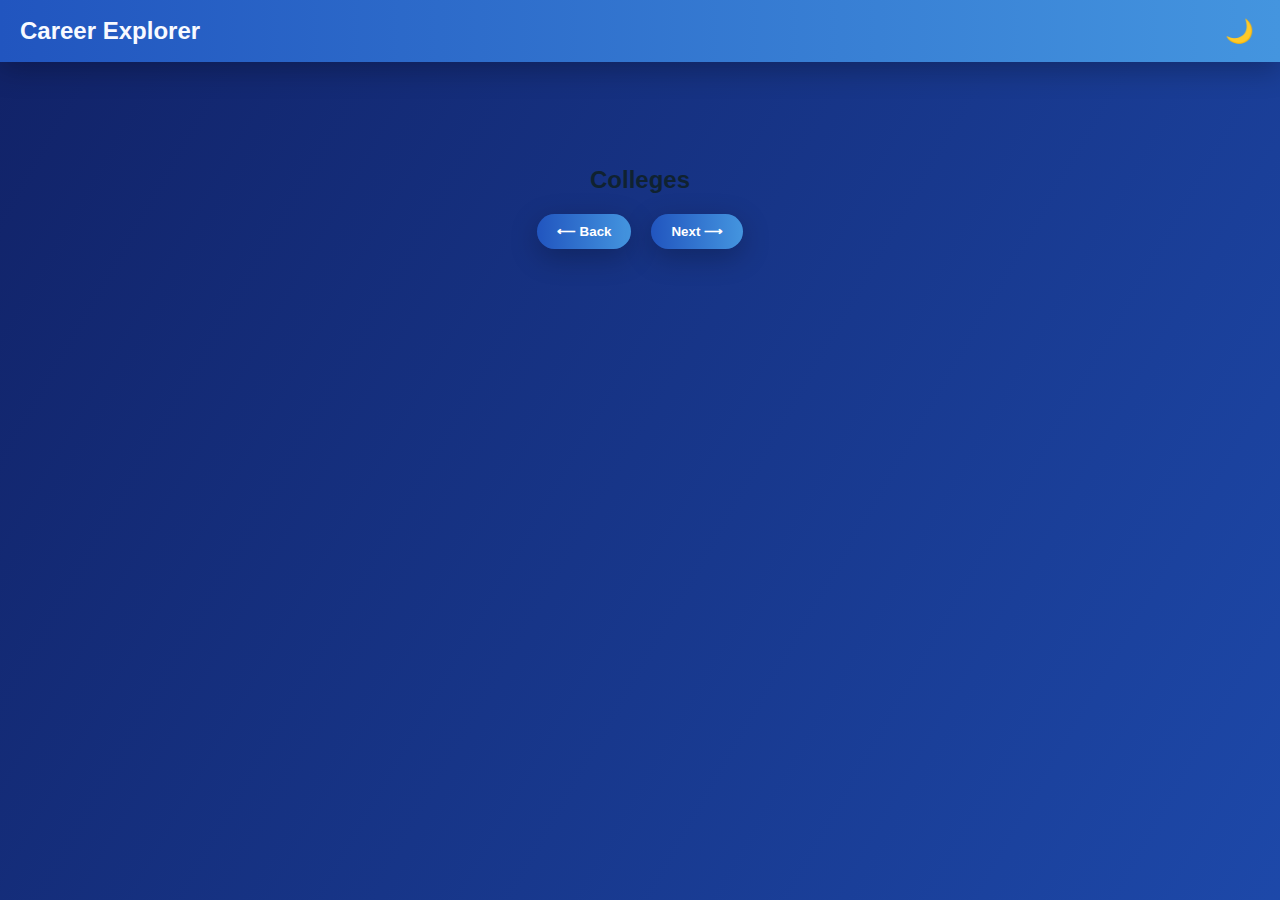
<file: career option.html>
<!DOCTYPE html>
<html lang="en">

<head>
    <meta charset="UTF-8" />
    <title>Career Explorer</title>
    <link rel="stylesheet" href="career.css" />
</head>

<body>

    <header class="header-bar">
        Career Explorer
        <button id="themeToggle" title="Toggle Theme">🌙</button>
    </header>

    <div id="streams"></div>
    <div id="careers"></div>

    <!-- Colleges section with navigation buttons -->
    <section id="colleges-section" style="margin-top:2rem; text-align:center;">
        <h2>Colleges</h2>
        <div id="college-nav-buttons" class="nav-btn-group">
            <button id="backBtn" class="nav-btn">⟵ Back</button>
            <a href="college.html"> <button id="nextBtn" class="nav-btn">Next ⟶</button></a>
        </div>
    </section>

    <!-- Career Details Modal -->
    <div id="career-details" class="modal">
        <div class="modal-content">
            <button id="closeModal">&times;</button>
            <div id="details-content"></div>
        </div>
    </div>

    <script src="career.js"></script>
</body>

</html>
</file>
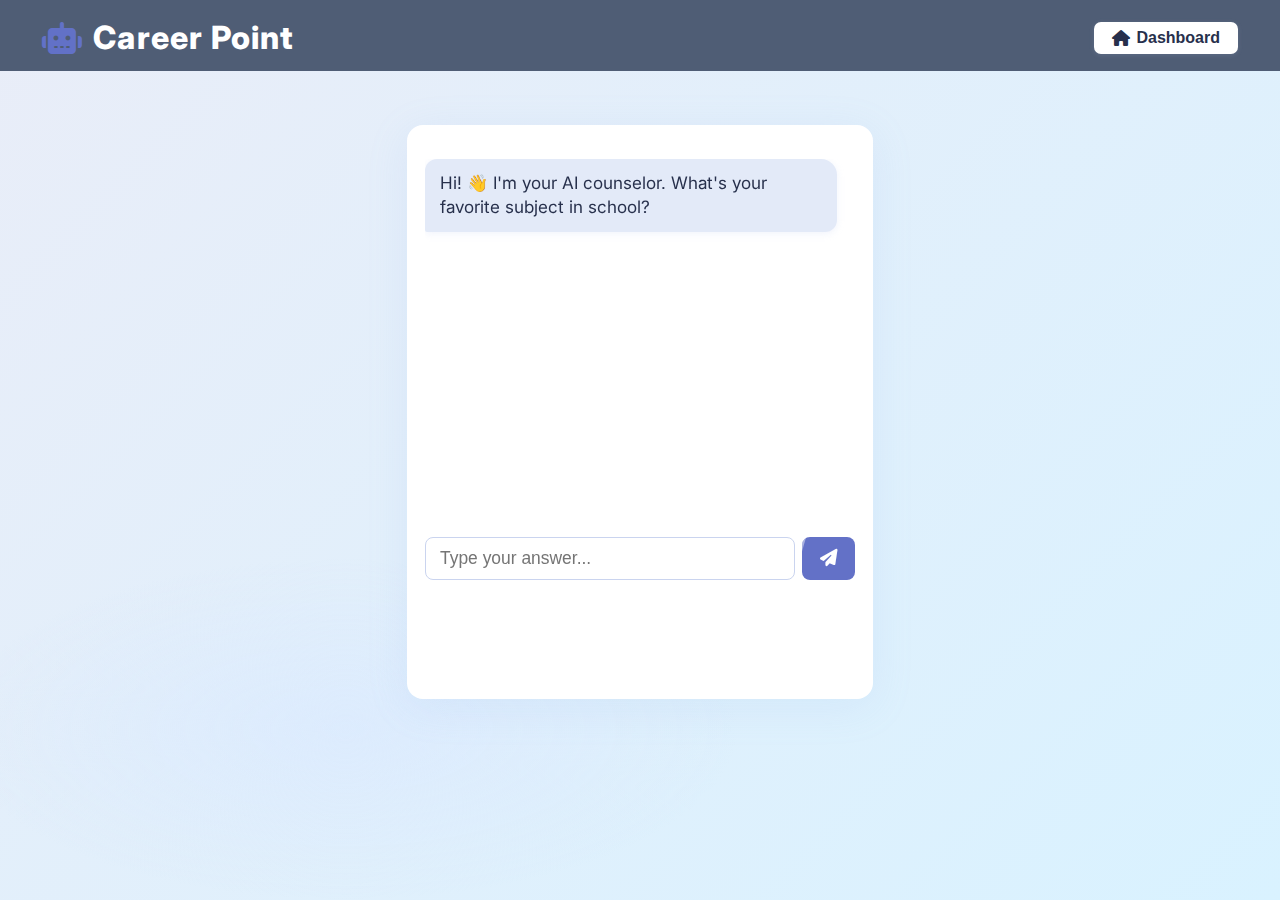
<file: chatbot.html>
<!DOCTYPE html>
<html lang="en">

<head>
    <meta charset="UTF-8">
    <title>Career Point — Find Your Interest with AI</title>
    <meta name="viewport" content="width=device-width, initial-scale=1.0">
    <link href="https://fonts.googleapis.com/css2?family=Inter:wght@400;700;900&display=swap" rel="stylesheet">
    <link rel="stylesheet" href="https://cdnjs.cloudflare.com/ajax/libs/font-awesome/6.4.2/css/all.min.css">
    <link rel="stylesheet" href="chatbot.css">
</head>

<body>
    <header class="chat-header">
        <h1>
            <i class="fas fa-robot" style="color:#6271c7;margin-right:10px;"></i> Career Point
        </h1>
        <button class="top-dashboard-btn" onclick="window.location.href='dashboard.html'">
      <i class="fas fa-home"></i> Dashboard
    </button>
    </header>
    <main>
        <div class="chatbot-bg"></div>
        <div class="chatbot-container">
            <div class="chat-window" id="chat-window"></div>
            <form id="chat-form">
                <input type="text" id="chat-input" placeholder="Type your answer..." autocomplete="off" required>
                <button type="submit">
          <i class="fas fa-paper-plane"></i>
        </button>
            </form>
            <button id="next-btn" class="next-btn">
        <i class="fas fa-arrow-right"></i> Next (Career Options)
      </button>
        </div>
    </main>
    <script src="chatbot.js"></script>
</body>

</html>
</file>
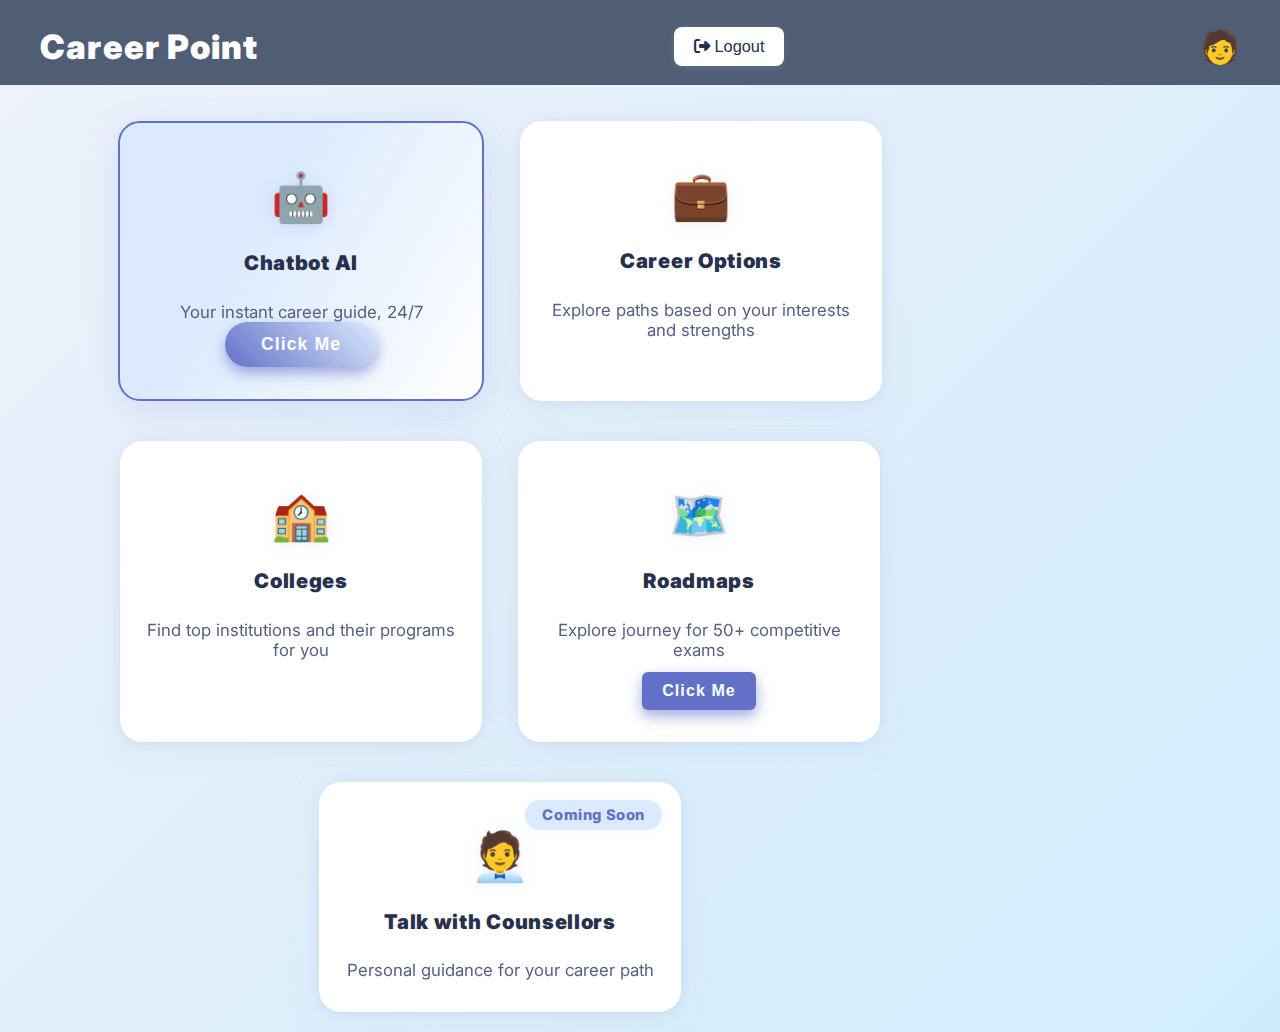
<file: dashboard.html>
<!DOCTYPE html>
<html lang="en">

<head>
    <meta charset="UTF-8">
    <meta name="viewport" content="width=device-width, initial-scale=1.0">
    <title>Career Point - Dashboard</title>
    <link rel="stylesheet" href="dashboard.css">
    <link href="https://fonts.googleapis.com/css2?family=Inter:wght@400;700;900&display=swap" rel="stylesheet">
    <!-- Font Awesome for icons -->
    <link rel="stylesheet" href="https://cdnjs.cloudflare.com/ajax/libs/font-awesome/6.4.2/css/all.min.css">
</head>

<body>
    <header class="dashboard-header">
        <h1>Career Point</h1>
        <button class="logout-btn"><i class="fas fa-sign-out-alt"></i> Logout</button>
        <!-- User Profile Card Section -->
        <!-- Avatar Emoji Example (as a button or clickable span) -->
        <span id="avatar" style="cursor:pointer; font-size:2em;">🧑</span>

        <script>
            document.getElementById('avatar').addEventListener('click', function() {
                // Redirect to the profile page
                window.location.href = 'profile.html'; // Change '/profile' to your actual profile page route
            });
        </script>


        </div>

    </header>


    <div class="dashboard-grid">
        <!-- Chatbot AI Block (NEW, at the top) -->
        <div class="dashboard-block" id="chatbot-block">
            <div class="block-icon">🤖</div>
            <h2>Chatbot AI</h2>
            <p>Your instant career guide, 24/7</p>
            <!-- HTML -->
            <a href="chatbot.html"><button class="modern-button">Click Me</button></a>


        </div>

        <!-- Career Options Block -->
        <div class="dashboard-block">
            <div class="block-icon">💼</div>
            <h2>Career Options</h2>
            <p>Explore paths based on your interests and strengths</p>
        </div>

        <!-- Colleges Block -->
        <div class="dashboard-block">
            <div class="block-icon">🏫</div>
            <h2>Colleges</h2>
            <p>Find top institutions and their programs for you</p>
        </div>
        <div id="roadmaps-block" class="dashboard-block">
            <div class="block-icon">🗺️</div>
            <h2>Roadmaps</h2>
            <p>Explore journey for 50+ competitive exams</p>
            <a href="roadmap.html"><button class="modern-button">Click Me</button></a>
        </div>

        <!-- Talk with Counsellors Block -->
        <div class="dashboard-block" id="counsellors-block">
            <div class="block-icon">🧑‍💼</div>
            <h2>Talk with Counsellors</h2>
            <p>Personal guidance for your career path</p>
            <div class="coming-soon-badge">Coming Soon</div>
        </div>
    </div>

    </main>

    <script src="dashboard.js"></script>
</body>

</html>
</file>
<file: career.css>
/* ======================================================
   ULTRA-MODERN CAREER EXPLORER STYLE
   Inspired by college.css with full animations + glow
   ====================================================== */


/* ROOT VARIABLES */

:root {
    --blue1: #112267;
    --blue2: #2155bf;
    --blue3: #4495df;
    --blue4: #aee6fa;
    --accent-gradient: linear-gradient(90deg, var(--blue2), var(--blue3));
    --accent2: #ff4e88;
    --glass-light: rgba(255, 255, 255, 0.15);
    --glass-dark: rgba(17, 27, 39, 0.78);
    --glow: 0 0 14px #44dffc;
    --text-main: #102230;
    --text-light: #f8faff;
    --radius: 18px;
    --shadow: 0 8px 28px rgba(0, 0, 0, 0.25);
    --shadow-hover: 0 12px 38px rgba(0, 0, 0, 0.35);
    --blur: 14px;
}


/* Light/Dark mode overrides */

body.dark-mode {
    --glass-light: rgba(0, 0, 0, 0.38);
    --text-main: #f8faff;
}


/* MOVING BACKGROUND */

body {
    margin: 0;
    font-family: 'Inter', sans-serif;
    background: linear-gradient(120deg, var(--blue1), var(--blue2), var(--blue3), var(--blue4));
    background-size: 400% 400%;
    animation: gradientShift 30s ease infinite alternate;
    min-height: 100vh;
    color: var(--text-main);
    transition: background 0.5s, color 0.5s;
}

@keyframes gradientShift {
    0% {
        background-position: 0% 50%;
    }
    50% {
        background-position: 100% 50%;
    }
    100% {
        background-position: 0% 50%;
    }
}


/* HEADER BAR */

.header-bar {
    background: var(--accent-gradient);
    color: var(--text-light);
    padding: 16px 20px;
    font-size: 1.5rem;
    font-weight: 700;
    box-shadow: var(--shadow);
    display: flex;
    justify-content: space-between;
    align-items: center;
    animation: slideDown 0.8s cubic-bezier(.76, -0.23, .51, 1.36) both;
}

@keyframes slideDown {
    from {
        transform: translateY(-60px);
        opacity: 0;
    }
    to {
        transform: translateY(0);
        opacity: 1;
    }
}


/* THEME TOGGLE ICON */

#themeToggle {
    font-size: 1.45rem;
    border: none;
    background: none;
    cursor: pointer;
    color: var(--text-light);
    transition: transform 0.25s, filter 0.25s;
}

#themeToggle:hover {
    transform: rotate(-15deg) scale(1.2);
    filter: drop-shadow(0 0 12px var(--blue4));
}


/* STREAM BUTTONS */

#streams {
    display: flex;
    justify-content: center;
    flex-wrap: wrap;
    gap: 14px;
    padding: 16px;
    animation: fadeIn 1s ease both;
}

.stream-btn {
    padding: 10px 18px;
    border: none;
    border-radius: 25px;
    background: var(--glass-light);
    backdrop-filter: blur(var(--blur));
    box-shadow: var(--shadow);
    font-weight: 600;
    color: var(--text-main);
    cursor: pointer;
    transition: all 0.3s ease;
}

body.dark-mode .stream-btn {
    background: var(--glass-dark);
    color: var(--text-light);
}

.stream-btn:hover {
    transform: translateY(-3px) scale(1.06);
    box-shadow: 0 0 20px #44dffc88;
    background: var(--accent-gradient);
    color: #fff;
}

.stream-btn.active {
    background: var(--accent2);
    color: #fff;
    box-shadow: 0 0 20px var(--accent2);
}


/* CAREER CARDS GRID */

#careers {
    display: grid;
    grid-template-columns: repeat(auto-fit, minmax(260px, 1fr));
    gap: 20px;
    padding: 20px;
}

.career-card {
    background: var(--glass-light);
    backdrop-filter: blur(var(--blur));
    border-radius: var(--radius);
    padding: 20px;
    box-shadow: var(--shadow);
    cursor: pointer;
    position: relative;
    transform: translateY(25px) scale(0.95);
    opacity: 0;
    animation: cardAppear 0.6s ease forwards;
}

body.dark-mode .career-card {
    background: var(--glass-dark);
}

.career-card:hover {
    transform: translateY(-6px) scale(1.03);
    box-shadow: var(--shadow-hover), 0 0 14px #44dffc66;
}

@keyframes cardAppear {
    to {
        transform: translateY(0) scale(1);
        opacity: 1;
    }
}


/* BADGES */

.badge {
    position: absolute;
    top: 12px;
    right: 12px;
    background: var(--accent2);
    padding: 4px 10px;
    border-radius: 12px;
    color: #fff;
    font-size: 0.75rem;
    font-weight: 700;
    box-shadow: var(--shadow);
    animation: pulseGlow 2.4s infinite ease-in-out;
}

@keyframes pulseGlow {
    0%,
    100% {
        box-shadow: 0 0 8px var(--accent2);
    }
    50% {
        box-shadow: 0 0 18px var(--accent2);
    }
}


/* MODAL */

#career-details {
    display: none;
    position: fixed;
    inset: 0;
    background: rgba(0, 0, 0, 0.65);
    z-index: 1000;
    justify-content: center;
    align-items: center;
}

.modal-content {
    background: var(--glass-light);
    backdrop-filter: blur(var(--blur));
    border-radius: var(--radius);
    padding: 24px;
    max-width: 520px;
    width: 90%;
    box-shadow: var(--shadow-hover), 0 0 16px var(--blue3);
    color: var(--text-light);
    position: relative;
    animation: popIn 0.4s ease both;
}

body.dark-mode .modal-content {
    background: var(--glass-dark);
}

@keyframes popIn {
    from {
        transform: scale(0.85);
        opacity: 0;
    }
    to {
        transform: scale(1);
        opacity: 1;
    }
}

#closeModal {
    position: absolute;
    top: 12px;
    right: 15px;
    font-size: 1.6rem;
    border: none;
    background: none;
    color: inherit;
    cursor: pointer;
    transition: color 0.2s;
}

#closeModal:hover {
    color: var(--accent2);
}


/* GENERIC ANIMATIONS */

@keyframes fadeIn {
    from {
        opacity: 0;
    }
    to {
        opacity: 1;
    }
}


/* RESPONSIVE */

@media(max-width: 600px) {
    .header-bar {
        font-size: 1.2rem;
        padding: 12px 14px;
    }
    #careers {
        grid-template-columns: 1fr;
    }
}


/* Navigation buttons below Colleges section */

.nav-btn-group {
    display: flex;
    justify-content: center;
    gap: 20px;
    margin-top: 1rem;
}

.nav-btn {
    padding: 10px 20px;
    border: none;
    border-radius: 25px;
    font-weight: bold;
    background: var(--accent-gradient);
    color: white;
    cursor: pointer;
    box-shadow: var(--shadow);
    transition: transform 0.2s, box-shadow 0.2s;
}

.nav-btn:hover {
    transform: scale(1.05);
    box-shadow: 0 0 14px var(--blue3);
}
</file>
<file: chatbot.css>
body {
    font-family: 'Inter', Arial, sans-serif;
    background: linear-gradient(135deg, #e9edf8 0%, #d9f2ff 100%);
    margin: 0;
    min-height: 100vh;
    color: #27304c;
    position: relative;
}

.chat-header {
    background: #4f5d75;
    color: #fff;
    padding: 18px 42px 14px 42px;
    display: flex;
    align-items: center;
    justify-content: space-between;
}

.chat-header h1 {
    margin: 0;
    font-size: 2rem;
    font-weight: 800;
    letter-spacing: 1.2px;
    display: flex;
    align-items: center;
}

.top-dashboard-btn,
.bottom-dashboard-btn {
    background: #fff;
    color: #27304c;
    border: none;
    padding: 7px 18px;
    border-radius: 7px;
    font-size: 1rem;
    font-weight: 600;
    box-shadow: 0 1px 5px #b8c7e825;
    cursor: pointer;
    transition: background .2s, color .2s;
    margin-left: 12px;
    display: flex;
    align-items: center;
    gap: 6px;
}

.top-dashboard-btn:hover,
.bottom-dashboard-btn:hover {
    background: #dbeafe;
    color: #415281;
}

.chatbot-bg {
    position: fixed;
    z-index: 0;
    top: 0;
    left: 0;
    right: 0;
    bottom: 0;
    background: radial-gradient(ellipse 34% 21% at 27% 81%, #dbeafecc 0%, transparent 90%);
    pointer-events: none;
}

.chatbot-container {
    background: #fff;
    border-radius: 16px;
    box-shadow: 0 8px 42px #90b3ea22;
    max-width: 430px;
    margin: 54px auto 0 auto;
    padding: 34px 18px 20px 18px;
    display: flex;
    flex-direction: column;
    min-height: 520px;
    z-index: 1;
    position: relative;
}

.chat-window {
    flex: 1;
    overflow-y: auto;
    max-height: 370px;
    margin-bottom: 8px;
}

.chat-bot,
.chat-user {
    margin-bottom: 16px;
    display: flex;
    align-items: flex-end;
}

.chat-bot .msg {
    background: #e3eaf8;
    color: #27304c;
    border-radius: 12px 16px 12px 2px;
    padding: 12px 15px;
    margin-right: 18px;
    max-width: 76%;
    box-shadow: 0 1.5px 7px #ccd8f445;
    font-size: 1.07rem;
    line-height: 1.42;
}

.chat-user {
    justify-content: flex-end;
}

.chat-user .msg {
    background: #6271c7;
    color: #fff;
    border-radius: 12px 12px 2px 15px;
    padding: 12px 14px;
    margin-left: 18px;
    max-width: 76%;
    box-shadow: 0 1.5px 5px #6371c740;
    font-size: 1.07rem;
    line-height: 1.42;
}

#chat-form {
    display: flex;
    gap: 7px;
    margin-bottom: 6px;
}

#chat-input {
    flex: 1;
    border: 1.2px solid #cad4ef;
    border-radius: 8px;
    padding: 10px 14px;
    font-size: 1.09rem;
}

#chat-form button {
    background: #6371c7;
    color: #fff;
    border: none;
    border-radius: 8px;
    padding: 10px 18px;
    font-size: 1.09rem;
    font-weight: 600;
    cursor: pointer;
    transition: background 0.18s;
}

#chat-form button:hover {
    background: #27304c;
}

.next-btn {
    display: none;
    background: #29bd98;
    color: #fff;
    margin-top: 13px;
    margin-bottom: 6px;
    border: none;
    border-radius: 7px;
    font-size: 1.09rem;
    font-weight: 700;
    padding: 11px 17px;
    cursor: pointer;
    transition: background .2s;
}

.next-btn:hover {
    background: #1e997b;
}

.bottom-dashboard-btn {
    background: #e3eaf8;
    color: #27304c;
    margin: 7px auto 0 auto;
    padding: 7px 23px;
    font-size: 1rem;
    font-weight: 500;
    border: none;
}

.bottom-dashboard-btn:hover {
    background: #dbeafe;
    color: #415281;
}

@media (max-width: 650px) {
    .chatbot-container {
        max-width: 96vw;
    }
    .chat-header {
        padding: 12px 2vw;
    }
}


/* Animated bot/user message appearance */

@keyframes chatMessagePop {
    0% {
        transform: translateY(30px) scale(0.96);
        opacity: 0;
    }
    70% {
        transform: translateY(-8px) scale(1.04);
    }
    100% {
        transform: translateY(0) scale(1);
        opacity: 1;
    }
}

.chat-bot .msg,
.chat-user .msg {
    animation: chatMessagePop 0.62s cubic-bezier(.21, 1.24, .45, 1) both;
}


/* Chat input field glow on focus */

#chat-input:focus {
    box-shadow: 0 0 0 5px #dbeafe99, 0 2px 8px #6271c736;
    border-color: #6271c7;
    transition: box-shadow 0.32s, border 0.22s;
}


/* Chatbot container entrance animation */

.chatbot-container {
    animation: chatContainerIn 1.1s cubic-bezier(.18, 1.01, .54, .96);
}

@keyframes chatContainerIn {
    0% {
        transform: translateY(75px) scale(.95);
        opacity: 0.13;
    }
    75% {
        transform: translateY(-14px) scale(1.03);
    }
    100% {
        transform: translateY(0) scale(1);
        opacity: 1;
    }
}


/* Send button shimmer animation */

#chat-form button {
    position: relative;
    overflow: hidden;
}

#chat-form button::after {
    content: "";
    position: absolute;
    left: -60%;
    top: 0;
    bottom: 0;
    width: 57%;
    background: linear-gradient(120deg, rgba(255, 255, 255, 0.15) 0%, rgba(255, 255, 255, 0.45) 60%, rgba(255, 255, 255, 0.1) 100%);
    transform: skewX(-16deg);
    animation: shimmerBtn 2.4s infinite linear;
    pointer-events: none;
}

@keyframes shimmerBtn {
    from {
        left: -60%;
    }
    to {
        left: 120%;
    }
}

.next-btn {
    animation: nextBtnPop 1.2s cubic-bezier(.21, 1.24, .45, 1) both;
}

@keyframes nextBtnPop {
    0% {
        transform: scale(0.85);
        opacity: 0;
    }
    65% {
        transform: scale(1.08);
    }
    100% {
        transform: scale(1);
        opacity: 1;
    }
}

.next-btn:hover {
    background: #23d1af;
    box-shadow: 0 4px 20px #1e997bcc;
    transform: scale(1.05) translateY(-2px);
}

.chat-bot .msg,
.chat-user .msg {
    max-width: 76%;
}

.chat-bot .msg,
.chat-user .msg {
    max-width: 99%;
    min-width: 180px;
    word-break: break-word;
}

.career-suggestions {
    display: flex;
    flex-wrap: wrap;
    gap: 12px;
    margin: 17px 0 4px 0;
    justify-content: center;
}

.career-card {
    background: #e3eaf8;
    color: #27304c;
    border-radius: 13px;
    font-weight: 700;
    padding: 13px 21px;
    font-size: 1.04rem;
    box-shadow: 0 2px 10px #cad4ef41;
    transition: transform 0.15s, box-shadow 0.17s, background 0.21s;
    cursor: pointer;
    margin-bottom: 5px;
}

.career-card:hover {
    background: #6271c7;
    color: #fff;
    box-shadow: 0 6px 28px #6271c7aa;
    transform: scale(1.11) rotate(-2deg);
}
</file>
<file: dashboard.css>
body {
    margin: 0;
    font-family: 'Inter', Arial, sans-serif;
    background: linear-gradient(135deg, #eef2fb 0%, #d0ecfc 100%);
    min-height: 100vh;
    color: #27304c;
}

.dashboard-header {
    background: #4f5d75;
    color: #fff;
    padding: 26px 40px 18px 40px;
    display: flex;
    align-items: center;
    justify-content: space-between;
}

.dashboard-header h1 {
    font-size: 2.1rem;
    letter-spacing: 1.2px;
    margin: 0;
    font-weight: 900;
}

.logout-btn {
    background: #fff;
    color: #243051;
    border: none;
    padding: 10px 20px;
    font-size: 1.02rem;
    border-radius: 8px;
    box-shadow: 0 2px 8px #aab4cf38;
    cursor: pointer;
    transition: background 0.2s, color 0.2s;
    font-weight: 500;
}

.logout-btn:hover {
    background: #ff7070;
    color: #fff;
}

main {
    padding: 38px 0 0 0;
    display: flex;
    justify-content: center;
}

.dashboard-grid {
    display: grid;
    grid-template-columns: repeat(auto-fit, minmax(260px, 1fr));
    gap: 36px;
    width: 95vw;
    max-width: 1000px;
}

.dashboard-block {
    background: #fff;
    border-radius: 18px;
    box-shadow: 0 3px 20px #b9cde845;
    padding: 36px 24px 26px 24px;
    display: flex;
    flex-direction: column;
    align-items: center;
    transition: box-shadow 0.23s, transform 0.23s;
    cursor: pointer;
    text-align: center;
}

.dashboard-block:hover {
    box-shadow: 0 9px 34px #7aabe766;
    transform: translateY(-2px) scale(1.03);
    background: #f6fafd;
}

.block-icon {
    font-size: 2.5rem;
    margin-bottom: 17px;
    color: #6271c7;
}

.dashboard-block h2 {
    margin: 0 0 10px 0;
    font-size: 1.24rem;
    font-weight: 700;
}

.dashboard-block p {
    color: #556388;
    font-size: 1.03rem;
}

.modal {
    display: none;
    /* Hidden by default */
    position: fixed;
    top: 0;
    left: 0;
    right: 0;
    bottom: 0;
    background: rgba(44, 62, 80, .22);
    z-index: 99;
    justify-content: center;
    align-items: center;
}

.modal-content {
    background: #fff;
    padding: 30px 28px;
    border-radius: 12px;
    box-shadow: 0 8px 28px #3a4a8133;
    max-width: 450px;
    width: 90vw;
    max-height: 87vh;
    overflow-y: auto;
    position: relative;
}

.close-btn {
    font-size: 1.8rem;
    cursor: pointer;
    color: #253064;
    position: absolute;
    top: 14px;
    right: 22px;
    font-weight: 900;
}

.dashboard-grid {
    display: flex;
    flex-wrap: wrap;
    gap: 40px 36px;
    justify-content: center;
    align-items: stretch;
    padding: 36px 0 20px 0;
}


/* Block base style (applies to all) */

.dashboard-block {
    flex: 1 1 270px;
    max-width: 310px;
    background: #fff;
    border-radius: 22px;
    box-shadow: 0 4px 32px #aab4cf28, 0 2px 10px #6271c716;
    display: flex;
    flex-direction: column;
    align-items: center;
    padding: 44px 26px 32px 26px;
    position: relative;
    text-align: center;
    cursor: pointer;
    transition: box-shadow 0.21s, transform 0.21s, background 0.18s;
    animation: blockBounceIn 0.95s cubic-bezier(.17, .95, .58, 1.2) both;
}

@keyframes blockBounceIn {
    0% {
        transform: scale(0.92) translateY(34px);
        opacity: 0.2;
    }
    80% {
        transform: scale(1.04) translateY(-7px);
    }
    100% {
        transform: scale(1) translateY(0);
        opacity: 1;
    }
}

.dashboard-block:hover {
    background: #f4f9ff;
    box-shadow: 0 11px 38px #6371c766, 0 4px 16px #b9cde825;
    transform: scale(1.04) translateY(-5px) rotate(-1deg);
}

.block-icon {
    font-size: 3rem;
    margin-bottom: 24px;
    color: #6271c7;
    filter: drop-shadow(0 2px 8px #b9cde844);
}

.dashboard-block h2 {
    font-size: 1.26rem;
    font-weight: 900;
    margin-bottom: 10px;
    letter-spacing: 0.7px;
    color: #27304c;
}

.dashboard-block p {
    color: #4d5a7b;
    font-size: 1.05rem;
    opacity: 0.96;
    margin-bottom: 0;
}

.coming-soon-badge {
    position: absolute;
    top: 18px;
    right: 19px;
    font-size: 0.92rem;
    font-weight: 800;
    background: #dbeafe;
    color: #6271c7;
    border-radius: 16px;
    padding: 6px 17px;
    box-shadow: 0 2px 12px #b9cde81a;
    letter-spacing: 0.6px;
    pointer-events: none;
    animation: fadeInBadge 0.82s 0.44s both;
}

@keyframes fadeInBadge {
    0% {
        opacity: 0;
        transform: scale(0.6);
    }
    100% {
        opacity: 1;
        transform: scale(1);
    }
}


/* Unique highlight for Chatbot AI block */

#chatbot-block {
    background: linear-gradient(120deg, #dbeafe 35%, #fff 100%);
    box-shadow: 0 7px 34px #6271c729;
    border: 2.1px solid #6271c7;
    position: relative;
    z-index: 1;
}

#chatbot-block .block-icon {
    color: #27304c;
    filter: drop-shadow(0 2px 8px #6271c733);
}


/* Responsive style */

@media (max-width: 760px) {
    .dashboard-grid {
        flex-direction: column;
        gap: 16px;
        align-items: stretch;
    }
    .dashboard-block {
        max-width: 97vw;
        margin: 0 auto;
        padding: 30px 14px 22px 14px;
    }
}

.dashboard-block {
    /* ... */
    animation: blockBounceIn 0.95s cubic-bezier(.17, .95, .58, 1.2) both;
}

@keyframes blockBounceIn {
    0% {
        transform: scale(0.92) translateY(34px);
        opacity: 0.2;
    }
    80% {
        transform: scale(1.04) translateY(-7px);
    }
    100% {
        transform: scale(1) translateY(0);
        opacity: 1;
    }
}

.dashboard-block:hover {
    background: #f4f9ff;
    box-shadow: 0 11px 38px #6371c766, 0 4px 16px #b9cde825;
    transform: scale(1.04) translateY(-5px) rotate(-1deg);
}

.coming-soon-badge {
    animation: fadeInBadge 0.82s 0.44s both;
}

@keyframes fadeInBadge {
    0% {
        opacity: 0;
        transform: scale(0.6);
    }
    100% {
        opacity: 1;
        transform: scale(1);
    }
}

#roadmaps-block button {
    margin-top: 12px;
    padding: 10px 20px;
    font-weight: 600;
    font-size: 1rem;
    border: none;
    border-radius: 6px;
    background: #6271c7;
    color: white;
    cursor: pointer;
    transition: background 0.3s ease;
}

#roadmaps-block button:hover {
    background: #4a59b7;
}

.counsellor-coming-soon {
    animation: fadeIn 0.32s;
}

@keyframes fadeIn {
    from {
        opacity: 0;
    }
    to {
        opacity: 1;
    }
}

.counsellor-coming-soon-content {
    animation: popIn 0.25s both;
}

@keyframes popIn {
    from {
        transform: scale(0.9);
        opacity: 0.2;
    }
    to {
        transform: scale(1);
        opacity: 1;
    }
}


/* CSS */

.modern-button {
    background: linear-gradient(45deg, #6271c7, #dbeafe);
    border: none;
    color: white;
    font-size: 1.1rem;
    /* smaller font size */
    font-weight: 700;
    padding: 12px 36px;
    /* smaller padding */
    border-radius: 24px;
    cursor: pointer;
    box-shadow: 0 6px 14px rgba(98, 113, 199, 0.6);
    transition: transform 0.25s ease, box-shadow 0.3s ease, background 0.4s ease;
    outline: none;
    user-select: none;
    letter-spacing: 1.1px;
}

.modern-button:hover {
    background: linear-gradient(135deg, #4a59b7, #a7beff);
    box-shadow: 0 10px 28px rgba(98, 113, 199, 0.8);
    transform: translateY(-4px) scale(1.05);
    animation: pulseGlow 2.4s infinite;
}

.modern-button:active {
    transform: translateY(-2px) scale(0.98);
    box-shadow: 0 5px 12px rgba(75, 87, 154, 0.7);
}

.modern-button:focus {
    outline: 3px solid #a7beff;
    outline-offset: 4px;
}


/* Subtle pulse animation for modern feel */
</file>
